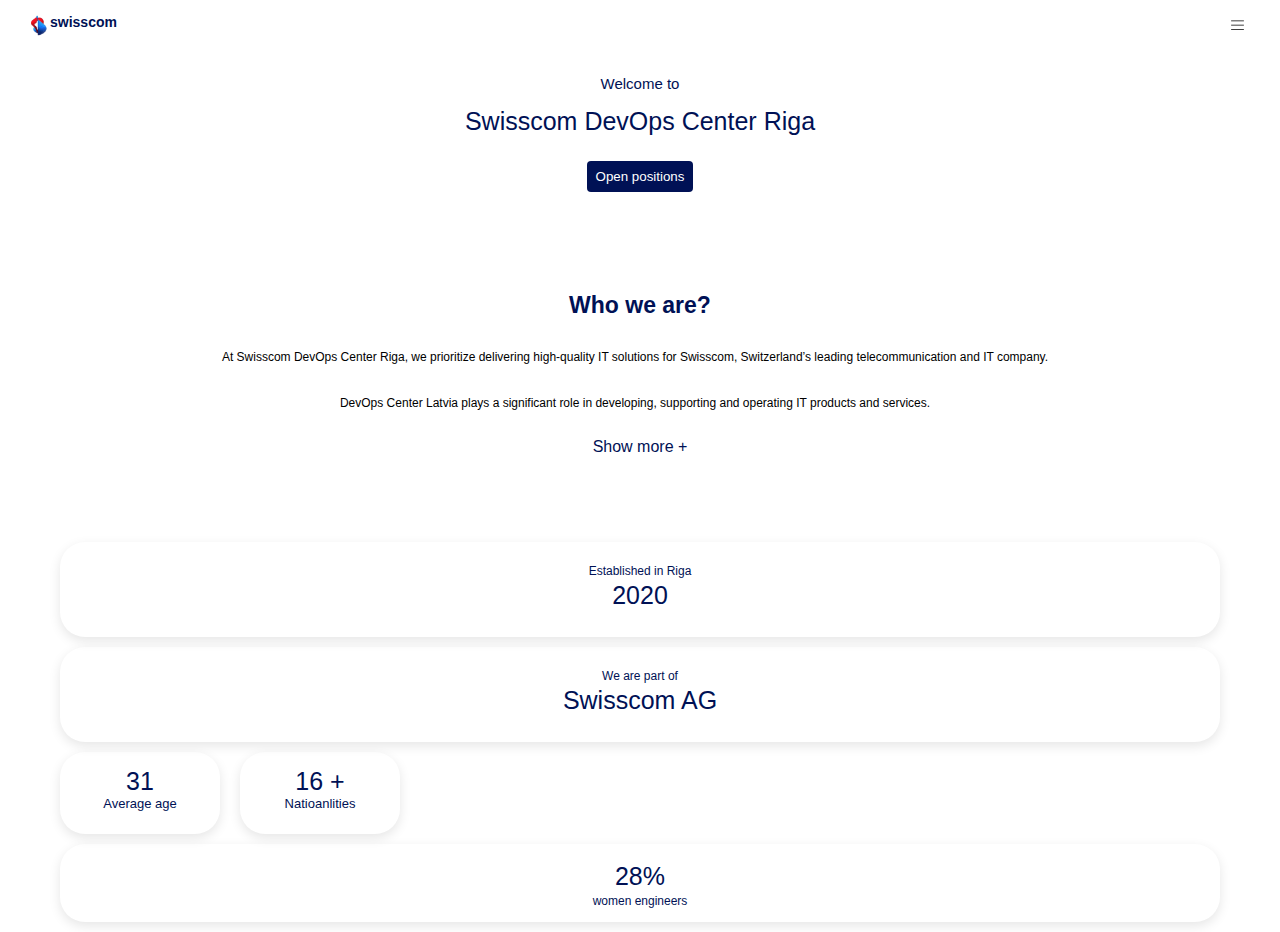
<file: swisscom/index.html>
<!DOCTYPE html>
<html>
  <head>
    <title>SDC Riga Swissom</title>
    <link rel="stylesheet" href="../swisscom/index.css" />
    <link rel="preconnect" href="https://fonts.googleapis.com" />
    <link rel="preconnect" href="https://fonts.gstatic.com" crossorigin />
    <link rel="preconnect" href="https://fonts.googleapis.com" />
    <link rel="preconnect" href="https://fonts.gstatic.com" crossorigin />
    <link
      href="https://fonts.googleapis.com/css2?family=Noto+Sans+KR:wght@100..900&display=swap"
      rel="stylesheet"
    />
  </head>
  <body>
    <script>
      function onPosition() {
        alert("Website is Still Creating by Sujai Do wait!");
      }
    </script>
    <nav class="navbar-container">
      <div class="navbar">
        <div class="left-section">
          <img
            src="../swisscom/logos/swisscomLogo.webp"
            alt=""
            class="swisscom-logo"
          />
          <p class="swisscom-tittle">swisscom</p>
        </div>
        <div class="menu">
          <img
            src="../swisscom/logos/hamburger-menu.svg"
            alt=""
            class="hamburger"
          />
        </div>
      </div>
    </nav>
    <section class="main-body">
      <div class="main-heading">
        <p class="welcome-msg">Welcome to</p>
        <p class="swisscom-intro">Swisscom DevOps Center Riga</p>
        <button class="open-position-btn" onclick="onPosition()">
          Open positions
        </button>
      </div>
    </section>
    <section class="body">
      <div class="main-heading">
        <p class="msg-1">Who we are?</p>
        <p class="swisscom-msg">
          At Swisscom DevOps Center Riga, we prioritize delivering high-quality
          IT solutions for Swisscom, Switzerland’s leading telecommunication and
          IT company.
        </p>
        <p class="swisscom-msg msg-2">
          DevOps Center Latvia plays a significant role in developing,
          supporting and operating IT products and services.
        </p>
        <p>Show more &#x2b;</p>
      </div>
    </section>
    <section class="body-2">
      <div class="conainter-1">
        <p class="info-1">Established in Riga</p>
        <p class="year">2020</p>
      </div>
      <div class="conainter-1">
        <p class="info-1">We are part of</p>
        <p class="year">Swisscom AG</p>
      </div>
      <div class="container-2">
        <div class="age-container">
          <p class="info-2">31</p>
          <p class="age">Average age</p>
        </div>
        <div class="age-container-2">
          <p class="info-2">16 &#x2b;</p>
          <p class="age">Natioanlities</p>
        </div>
      </div>
      <div class="conainter-1">
        <p class="info-12">28&#x25;</p>
        <p class="year-2">women engineers</p>
      </div>
    </section>
  </body>
</html>
</file>
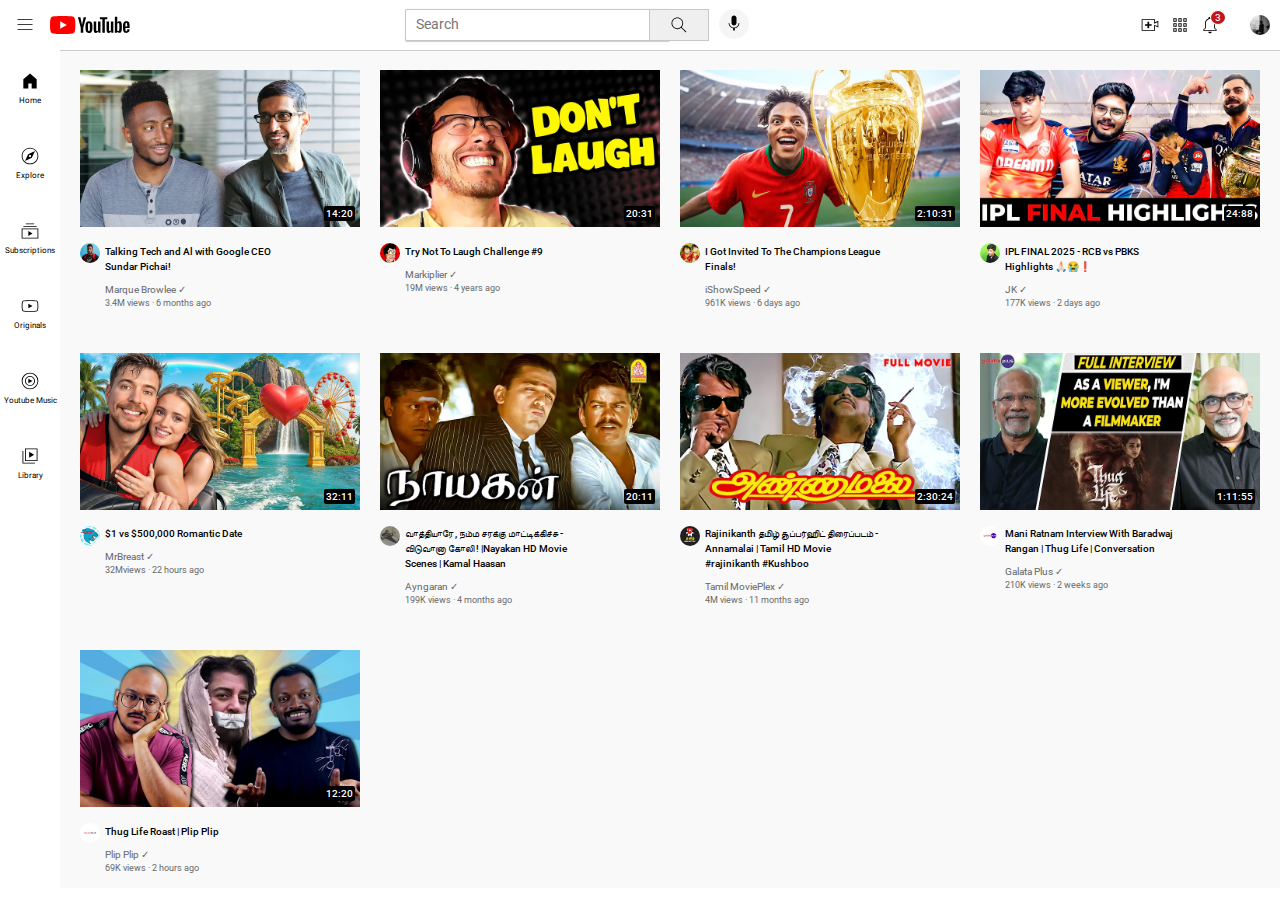
<file: webiste-yt/index.html>
<!DOCTYPE html>
<html>
  <head>
    <title>Youtube Clone</title>
    <link rel="stylesheet" href="../webiste-yt/index.css" />
    <link rel="preconnect" href="https://fonts.googleapis.com" />
    <link rel="preconnect" href="https://fonts.gstatic.com" crossorigin />
    <link
      href="https://fonts.googleapis.com/css2?family=Roboto:ital,wght@0,100..900;1,100..900&display=swap"
      rel="stylesheet"
    />

    <link rel="stylesheet" href="../sideBar.css" />

    <link rel="stylesheet" href="../general.css" />

    <link rel="stylesheet" href="../header.css" />
  </head>
  <body>
    <div class="header">
      <div class="left-section">
        <img class="menu" src="../webiste-yt/icons/hamburger-menu.svg" alt="" />
        <img
          src="../webiste-yt/icons/youtube-logo.svg"
          alt=""
          class="yt-logo"
        />
      </div>
      <div class="middile-section">
        <input type="text" class="search-bar" placeholder="Search" />
        <button class="seatch-button">
          <img
            class="search-icon"
            src="../webiste-yt/icons/search.svg"
            alt=""
          />
          <p class="search-for-icon">Search</p>
        </button>
        <button class="mic-button">
          <img
            class="mic-icon"
            src="../webiste-yt/icons/voice-search-icon.svg"
            alt=""
          />
          <p class="search-for-mic-icon">Search with voice</p>
        </button>
      </div>
      <div class="right-section">
        <img class="right-icons" src="../webiste-yt/icons/upload.svg" alt="" />
        <img
          class="right-icons"
          src="../webiste-yt/icons/youtube-apps.svg"
          alt=""
        />

        <img
          class="right-icons notify"
          src="../webiste-yt/icons/notifications.svg"
          alt=""
        />

        <div class="msg">3</div>

        <img
          src="../webiste-yt/icons/sujai-yt-dp.jpg"
          alt=""
          class="right-icons dp"
        />
      </div>
    </div>
    <div class="side-bar">
      <div class="sidebar-link">
        <img src="../webiste-yt/icons/home.svg" alt="" class="side-icons" />
        <div>Home</div>
      </div>
      <div class="sidebar-link">
        <img src="../webiste-yt/icons/explore.svg" alt="" class="side-icons" />
        <div>Explore</div>
      </div>
      <div class="sidebar-link">
        <img
          src="../webiste-yt/icons/subscriptions.svg"
          alt=""
          class="side-icons"
        />
        <div>Subscriptions</div>
      </div>
      <div class="sidebar-link">
        <img
          src="../webiste-yt/icons/originals.svg"
          alt=""
          class="side-icons"
        />
        <div>Originals</div>
      </div>
      <div class="sidebar-link">
        <img
          src="../webiste-yt/icons/youtube-music.svg"
          alt=""
          class="side-icons"
        />
        <div>Youtube Music</div>
      </div>
      <div class="sidebar-link">
        <img src="../webiste-yt/icons/library.svg" alt="" class="side-icons" />
        <div>Library</div>
      </div>
    </div>

    <div class="video-grid">
      <div class="video-preview">
        <div class="thumbnail-info">
          <img
            class="thumbnail"
            src="../webiste-yt/thumbnails/thumbnail-1.webp"
            alt=""
          />
          <div class="video-time">14:20</div>
        </div>
        <div class="video-info">
          <div class="channel-profile">
            <img
              class="profile-picuture"
              src="../webiste-yt/channel-profiles/channel-1.jpeg"
              alt=""
            />
            <div class="browlee-info">
              <p class="video-author pop-info">
                <br /><br />
                Marque Browlee &#10003;
                <img
                  src="../webiste-yt/channel-profiles/channel-1.jpeg"
                  class="browlee-popup"
                  alt=""
                />
              </p>
            </div>
          </div>
          <div class="video-details">
            <p class="video-tittle">
              Talking Tech and Al with Google CEO Sundar Pichai!
            </p>
            <p class="video-author">Marque Browlee &#10003;</p>
            <p class="video-stats">3.4M views &#183; 6 months ago</p>
          </div>
        </div>
      </div>
      <div class="video-preview">
        <div class="thumbnail-info">
          <img
            class="thumbnail"
            src="../webiste-yt/thumbnails/thumbnail-2.webp"
            alt=""
          />
          <div class="video-time">20:31</div>
        </div>
        <div class="video-info">
          <div class="channel-profile">
            <img
              class="profile-picuture"
              src="../webiste-yt/channel-profiles/channel-2.jpeg"
              alt=""
            />
          </div>
          <div class="video-details">
            <p class="video-tittle">Try Not To Laugh Challenge #9</p>
            <p class="video-author">Markiplier &#10003;</p>
            <p class="video-stats">19M views &#183; 4 years ago</p>
          </div>
        </div>
      </div>
      <div class="video-preview">
        <div class="thumbnail-info">
          <img
            src="../webiste-yt/thumbnails/thumbnail-7.avif"
            class="thumbnail"
            alt=""
          />
          <div class="video-time">2:10:31</div>
        </div>

        <div class="video-info">
          <div class="channel-profile">
            <img
              src="../webiste-yt/channel-profiles/channels-7.jpg"
              alt=""
              class="profile-picuture"
            />
          </div>
          <div class="video-details">
            <p class="video-tittle">
              I Got Invited To The Champions League Finals!
            </p>
            <p class="video-author">iShowSpeed &#10003;</p>
            <p class="video-stats">961K views &#183; 6 days ago</p>
          </div>
        </div>
      </div>

      <div class="video-preview">
        <div class="thumbnail-info">
          <img
            src="../webiste-yt/thumbnails/thumbnail-4.avif"
            class="thumbnail"
            alt=""
          />
          <div class="video-time">24:88</div>
        </div>
        <div class="video-info">
          <div class="channel-profile">
            <img
              src="../webiste-yt/channel-profiles/channels-4.jpg"
              alt=""
              class="profile-picuture"
            />
          </div>
          <div class="video-details">
            <p class="video-tittle">
              IPL FINAL 2025 - RCB vs PBKS Highlights 🙏🏻😭❗
            </p>
            <p class="video-author">JK &#10003;</p>
            <p class="video-stats">177K views &#183; 2 days ago</p>
          </div>
        </div>
      </div>
      <div class="video-preview">
        <div class="thumbnail-info">
          <img
            src="../webiste-yt/thumbnails/thumbnail-5.avif"
            class="thumbnail"
            alt=""
          />
          <div class="video-time">32:11</div>
        </div>
        <div class="video-info">
          <div class="channel-profile">
            <img
              src="../webiste-yt/channel-profiles/channels-5.jpg"
              alt=""
              class="profile-picuture"
            />
          </div>
          <div class="video-details">
            <p class="video-tittle">$1 vs $500,000 Romantic Date</p>
            <p class="video-author">MrBreast &#10003;</p>
            <p class="video-stats">32Mviews &#183; 22 hours ago</p>
          </div>
        </div>
      </div>
      <div class="video-preview">
        <div class="thumbnail-info">
          <img
            src="../webiste-yt/thumbnails/thumbnail-6.avif"
            class="thumbnail"
            alt=""
          />
          <div class="video-time">20:11</div>
        </div>
        <div class="video-info">
          <div class="channel-profile">
            <img
              src="../webiste-yt/channel-profiles/channel-6.jpg"
              alt=""
              class="profile-picuture"
            />
          </div>
          <div class="video-details">
            <p class="video-tittle">
              வாத்தியாரே , நம்ம சரக்கு மாட்டிக்கிச்சு - விடுவானா கோலி ! |Nayakan
              HD Movie Scenes | Kamal Haasan
            </p>
            <p class="video-author">Ayngaran &#10003;</p>
            <p class="video-stats">199K views &#183; 4 months ago</p>
          </div>
        </div>
      </div>

      <div class="video-preview">
        <div class="thumbnail-info">
          <img
            src="../webiste-yt/thumbnails/thumbnail-8.avif"
            class="thumbnail"
            alt=""
          />
          <div class="video-time">2:30:24</div>
        </div>
        <div class="video-info">
          <div class="channel-profile">
            <img
              src="../webiste-yt/channel-profiles/channels-8.jpg"
              alt=""
              class="profile-picuture"
            />
          </div>
          <div class="video-details">
            <p class="video-tittle">
              Rajinikanth தமிழ் சூப்பர்ஹிட் திரைப்படம் - Annamalai | Tamil HD
              Movie #rajinikanth #Kushboo
            </p>
            <p class="video-author">Tamil MoviePlex &#10003;</p>
            <p class="video-stats">4M views &#183; 11 months ago</p>
          </div>
        </div>
      </div>
      <div class="video-preview">
        <div class="thumbnail-info">
          <img
            src="../webiste-yt/thumbnails/thumbnail-9.avif"
            class="thumbnail"
            alt=""
          />
          <div class="video-time">1:11:55</div>
        </div>
        <div class="video-info">
          <div class="channel-profile">
            <img
              src="../webiste-yt/channel-profiles/channels-9.jpg"
              alt=""
              class="profile-picuture"
            />
          </div>
          <div class="video-details">
            <p class="video-tittle">
              Mani Ratnam Interview With Baradwaj Rangan | Thug Life |
              Conversation
            </p>
            <p class="video-author">Galata Plus &#10003;</p>
            <p class="video-stats">210K views &#183; 2 weeks ago</p>
          </div>
        </div>
      </div>
      <div class="video-preview">
        <div class="thumbnail-info">
          <img
            src="../webiste-yt/thumbnails/thumbnail-3.avif"
            alt=""
            class="thumbnail"
          />
          <div class="video-time">12:20</div>
        </div>
        <div class="video-info">
          <div class="channel-profile">
            <img
              src="../webiste-yt/channel-profiles/channel-3.jpg"
              class="profile-picuture"
              alt=""
            />
          </div>
          <div class="video-details">
            <p class="video-tittle">Thug Life Roast | Plip Plip</p>
            <p class="video-author">Plip Plip &#10003;</p>
            <p class="video-stats">69K views &#183; 2 hours ago</p>
          </div>
        </div>
      </div>
    </div>
  </body>
</html>
</file>
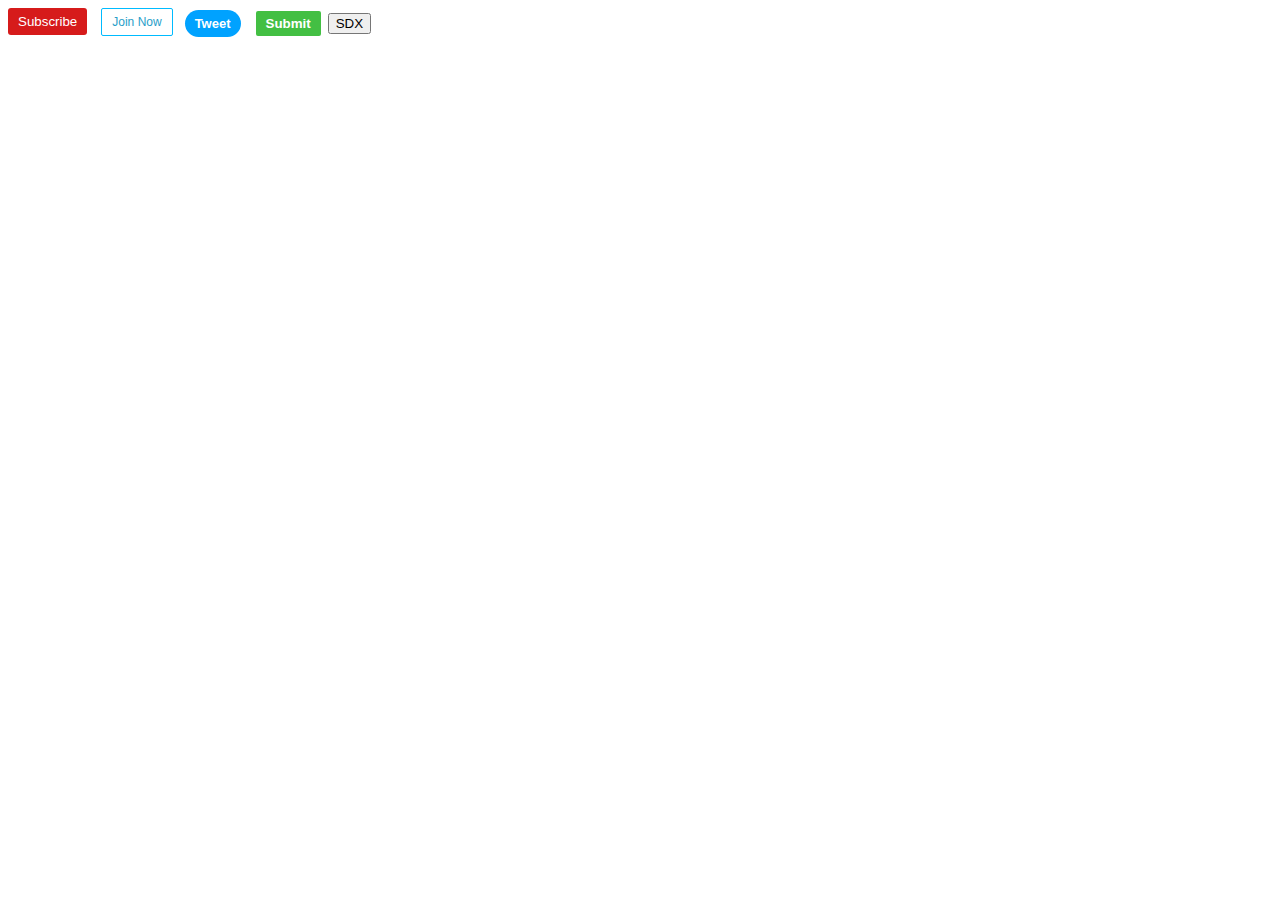
<file: into-to-html-css/html/buttons.html>
<!DOCTYPE html>
<html lang="en">
  <head>
    <meta charset="UTF-8" />
    <meta name="viewport" content="width=device-width, initial-scale=1.0" />
    <title>Buttons</title>
    <link rel="stylesheet" href="../css/buttons.css" />
    <link rel="preconnect" href="https://fonts.googleapis.com" />
    <link rel="preconnect" href="https://fonts.gstatic.com" crossorigin />
    <link rel="preconnect" href="https://fonts.googleapis.com" />
    <link rel="preconnect" href="https://fonts.gstatic.com" crossorigin />
    <link
      href="https://fonts.googleapis.com/css2?family=Raleway:ital,wght@0,100..900;1,100..900&display=swap"
      rel="stylesheet"
    />
    <style></style>
  </head>
  <body>
    <button class="subsBtn">Subscribe</button>
    <button class="joinBtn">Join Now</button>
    <button class="tweetBtn">Tweet</button>

    <button class="submit-button">Submit</button>
    <!-- <a href="https://www.youtube.com/">Link to Youtube</a> -->

    <button class="swisscom">SDX</button>
  </body>
</html>
</file>
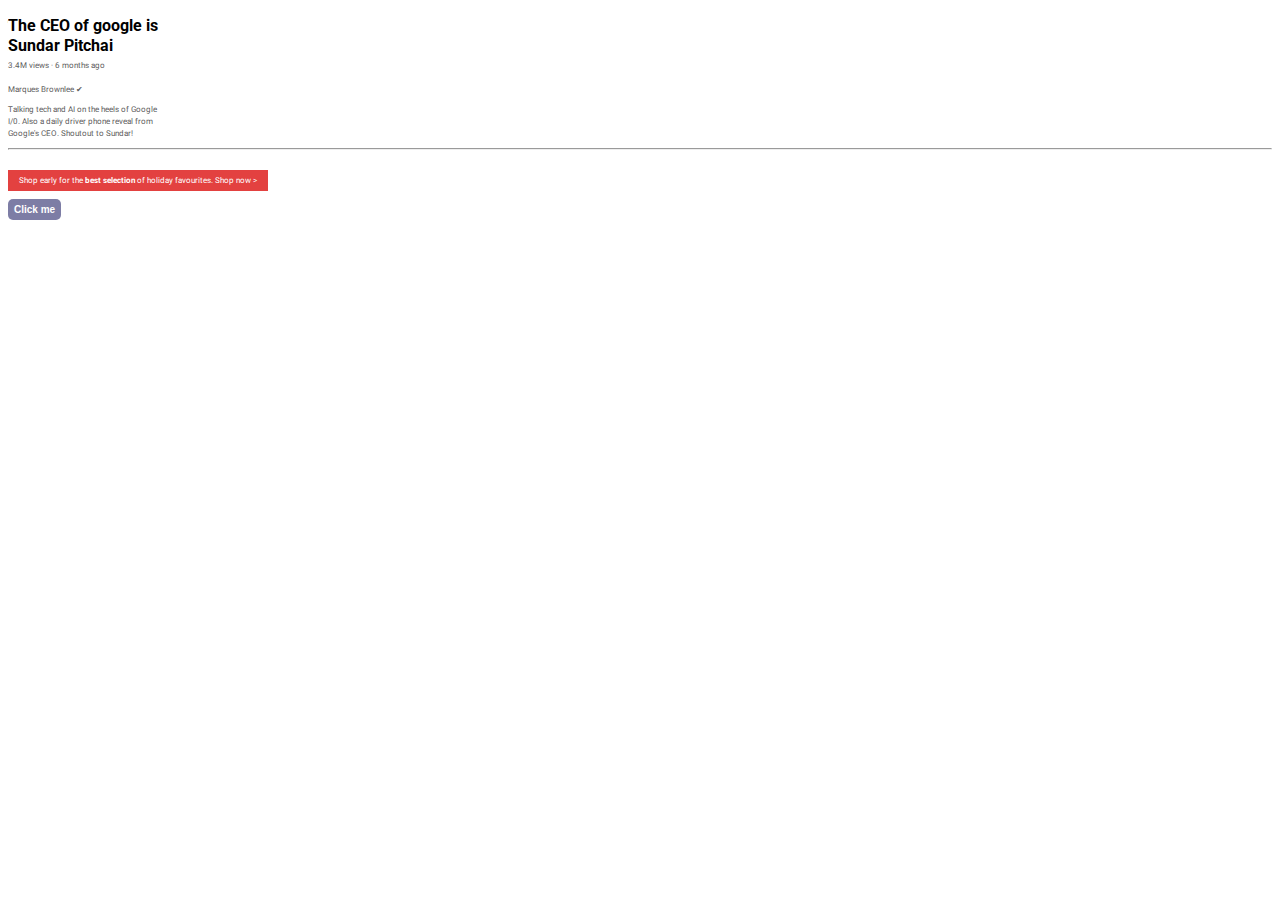
<file: into-to-html-css/html/text.html>
<!DOCTYPE html>
<html lang="en">
  <head>
    <link rel="preconnect" href="https://fonts.googleapis.com" />
    <link rel="preconnect" href="https://fonts.gstatic.com" crossorigin />
    <link
      href="https://fonts.googleapis.com/css2?family=Roboto:ital,wght@0,100..900;1,100..900&display=swap"
      rel="stylesheet"
    />
    <meta charset="UTF-8" />
    <meta name="viewport" content="width=device-width, initial-scale=1.0" />
    <title>Text</title>
    <link rel="stylesheet" href="../css/text.css" />
    <style></style>
  </head>
  <body>
    <p class="text-heading">The CEO of google is Sundar Pitchai</p>
    <p class="views-info">3.4M views &#183; 6 months ago</p>
    <p class="extra-text-brownlee">Marques Brownlee &#10004;</p>
    <p class="description">
      Talking tech and AI on the heels of Google I/0. Also a daily driver phone
      reveal from Google's CEO. Shoutout to Sundar!
    </p>
    <hr />

    <p class="apple-descp">
      Shop early for the <strong>best selection </strong> of holiday favourites.
      <span class="for-shop-now-underline">Shop now &gt;</span>
    </p>

    <button class="apple-btn">Click me</button>
  </body>
</html>
</file>
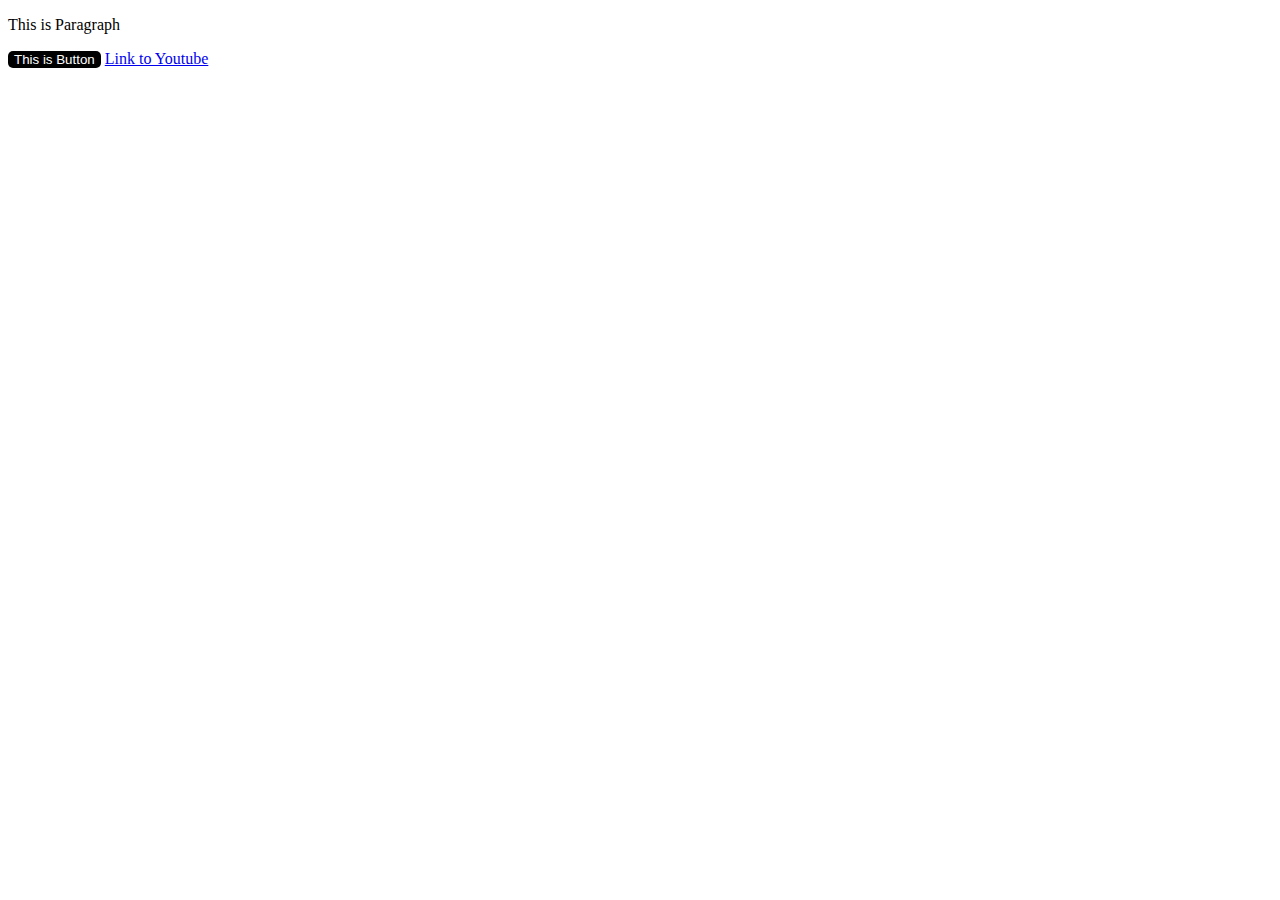
<file: into-to-html-css/html/webiste.html>
<!DOCTYPE html>
<html>
  <head>
    <title>Intro</title>
    <style>
      button {
        background-color: black;
        border: none;
        color: white;
        border-radius: 5px;
      }
    </style>
  </head>
  <body>
    <p>This is Paragraph</p>
    <button>This is Button</button>
    <a href="https://www.youtube.com/" target="_blank">Link to Youtube</a>
  </body>
</html>
</file>
<file: swisscom/index.css>
.swisscom-logo {
  margin-left: 15px;
  display: inline-block;
  width: 80px;
}

.swisscom-tittle {
  margin-left: 12px;
  font-family: Noto Sans, sans-serif;
  display: inline-block;
  position: absolute;
  bottom: 0;
  left: 28px;
  top: -10px;
  font-size: 14px;
  font-weight: 900;
  color: rgb(0, 17, 85);
}

body {
  margin: 10px;
  font-family: Noto Sans, sans-serif;
  color: rgb(0, 17, 85);
}

.navbar {
  position: relative;
  display: flex;
  flex-direction: row;
  justify-content: space-between;
  align-items: center;
  padding: 2px;
}

.hamburger {
  font-weight: bold;
  width: 17px;
  margin-right: 15px;
  cursor: pointer;
  border-radius: 2px;
  padding-left: 7px;
  padding-right: 7px;
  padding-top: 5px;
  padding-bottom: 5px;
  transition: background-color 0.1s;
}

.hamburger:hover {
  background-color: rgb(222, 219, 219);
}

.main-heading {
  display: flex;
  flex-direction: column;
  align-items: center;
}

.welcome-msg,
.swisscom-intro {
  display: flex;
  justify-content: center;
}

.welcome-msg {
  margin-top: 30px;
  font-size: 15px;
  font-weight: 500px;
}

.swisscom-intro {
  margin-top: 0px;
  font-size: 25px;
  font-weight: 500;
}

.open-position-btn {
  padding-left: 9px;
  padding-right: 9px;
  padding-top: 8px;
  padding-bottom: 8px;
  border: none;
  background-color: rgb(0, 17, 85);
  color: white;
  border-radius: 4px;
  font-weight: 100;
  font-family: Noto Sans, sans-serif;
  cursor: pointer;
  transition: background-color 0.1s;
}

.open-position-btn:hover {
  background-color: black;
}

.msg-1 {
  margin-top: 100px;
  font-size: 23px;
  font-weight: 900;
}

.swisscom-msg {
  font-family: Noto Sans, sans-serif;
  margin-top: 8px;
  margin-left: 10px;
  margin-right: 20px;
  font-size: 12px;
  font-weight: 500;
  text-align: center;
  color: black;
}

.msg-2 {
  font-family: Noto Sans, sans-serif;
  margin-top: 20px;
}

.conainter-1 {
  margin-top: 10px;
  padding: 10px 15px 2px 15px;
  margin-left: 50px;
  margin-right: 50px;
  text-align: center;
  border: none;
  border-radius: 25px;
  box-shadow: 0px 4px 12px rgba(0, 0, 0, 0.1);
}

.info-1 {
  font-family: Noto Sans, sans-serif;
  font-size: 12px;
  margin-bottom: 0px;
}

.info-12 {
  font-family: Noto Sans, sans-serif;
  font-size: 25px;
  margin-bottom: 0px;
  margin-top: 8px;
}

.year {
  font-family: Noto Sans, sans-serif;
  margin-top: 3px;
  font-size: 25px;
}

.year-2 {
  font-family: Noto Sans, sans-serif;
  margin-top: 3px;
  font-size: 12px;
}

.age-container {
  margin-top: 10px;
  padding: 12px 30px 10px 30px;
  margin-left: 50px;
  margin-right: 0px;
  text-align: center;
  border: none;
  border-radius: 25px;
  box-shadow: 0px 4px 12px rgba(0, 0, 0, 0.1);
}

.info-2 {
  font-family: Noto Sans, sans-serif;
  margin-top: 3px;
  margin-bottom: 0px;
  font-size: 25px;
  flex: 1;
}

.age {
  flex: 1;
  font-family: Noto Sans, sans-serif;
  margin-top: 0px;
  font-size: 13px;
  width: 100px;
}

.container-2 {
  display: flex;
  row-gap: 0px;
}

.age-container-2 {
  margin-top: 10px;
  padding: 12px 30px 10px 30px;
  margin-left: 20px;
  margin-right: 0px;
  text-align: center;
  border: none;
  border-radius: 25px;
  box-shadow: 0px 4px 12px rgba(0, 0, 0, 0.1);
}

.body-2 {
  margin-top: 70px;
}
</file>
<file: webiste-yt/index.css>
p {
  font-family: Roboto, arial;
}

.thumbnail {
  width: 100%;
}

.search-bar {
  display: block;
  margin-left: 10px;
  font-size: 10px;
  padding-left: 10px;
  padding-top: 6px;
  padding-bottom: 6px;
  border: 1px solid rgb(200, 200, 200);
}

.video-tittle {
  margin-top: 5%;
  font-size: 10px;
  font-weight: 500;
  width: 175px;
  line-height: 15px;
}

.video-author,
.video-stats {
  font-size: 10px;
  color: rgb(102, 104, 105);
  margin-bottom: 0px;
  margin-top: 2px;
  font-size: 10px;
  color: rgb(102, 104, 105);
  vertical-align: top;
}

.video-stats {
  display: inline-block;
  width: 150px;
  margin-top: 3px;
  font-size: 9px;
}

/* .video-preview {
  width: 200px;
  display: inline-block;
  vertical-align: top;
} */

.channel-profile {
  display: inline-block;
  width: 20px;
  vertical-align: top;
}
.video-info {
  display: grid;
  grid-template-columns: 20px 1fr;
  width: 200px;
}

.profile-picuture {
  width: 20px;
  border-radius: 50px;
  margin-top: 12px;
}

.video-details {
  width: 150px;
  vertical-align: top;
  margin-left: 5px;
  margin-top: 5px;
}

.video-grid {
  background-color: rgb(249, 249, 249);
  padding: 10px;
  display: grid;
  grid-template-columns: 1fr 1fr 1fr;
  column-gap: 20px;
  row-gap: 40px;
  padding-left: 20px;
  padding-top: 20px;
  padding-right: 20px;
  margin-left: 60px;
}

@media (max-width: 750px) {
  .video-grid {
    grid-template-columns: 1fr 1fr;
  }
}

@media (min-width: 751) and (max-width: 999px) {
  .video-grid {
    grid-template-columns: 1fr;
  }
}

@media (min-width: 1000px) {
  .video-grid {
    grid-template-columns: 1fr 1fr 1fr 1fr;
  }
}

.thumbnail-info {
  position: relative;
  z-index: 0;
}

.video-time {
  font-family: Roboto, arial;
  padding: 2px;
  position: absolute;
  background-color: black;
  color: white;
  bottom: 10px;
  right: 5px;
  border-radius: 2px;
  font-size: 10px;
  font-weight: 500;
}

.notify {
  position: relative;
}

.msg {
  color: white;
  /* font-weight: bold; */
  text-align: center;
  background-color: rgb(192, 23, 23);
  font-size: 10px;
  font-family: Roboto;
  border-radius: 50%;
  width: 10px;
  position: absolute;
  right: 54px;
  top: 10px;
  padding-top: 1px;
  padding-bottom: 1px;
  padding-right: 2px;
  padding-left: 2px;
  border: 1px solid rgb(255, 255, 255);
}

.channel-profile:hover .browlee-info {
  opacity: 1;
}

.channel-profile {
  cursor: pointer;
}

.browlee-info {
  opacity: 0;
}

.browlee-popup {
  position: absolute;
  width: 30px;
  border-radius: 50px;
  left: 10px;
  top: 5px;
}

.channel-profile {
  position: relative;
}

.pop-info {
  position: absolute;
  width: 90px;
  background-color: white;
  border-radius: 5px;
  padding: 12px;
  top: 30px;
  left: 20px;
  box-shadow: rgba(0, 0, 0, 0.2) 0px 2px 8px;
}
</file>
<file: sideBar.css>
.side-bar {
  margin-top: 50px;
  width: 50px;
  position: fixed;
  bottom: 0;
  left: 0;
  right: 0;
  top: 0;
  z-index: 2;
}

.sidebar-link {
  background-color: white;
  height: 75px;
  width: 60px;
  display: flex;
  flex-direction: column;
  align-items: center;
  justify-content: center;
  cursor: pointer;
}

.sidebar-link div {
  font-family: Roboto;
  font-size: 8px;
}

.sidebar-link:hover {
  background-color: rgb(234, 233, 233);
}

.side-icons {
  width: 20px;
}

.side-icons {
  margin-bottom: 5px;
}
</file>
<file: general.css>
body {
  margin: 0;
  padding: 0;
}
</file>
<file: header.css>
.header {
  display: flex;
  flex-direction: row;
  justify-content: space-between;
  align-items: center;
  height: 50px;
  position: fixed;
  top: 0;
  left: 0;
  right: 0;
  background-color: white;

  border-bottom-width: 1px;
  border-bottom-style: solid;
  border-bottom-color: rgb(205, 205, 205);
  z-index: 1;
}

.video-grid {
  margin-top: 50px;
}

.left-section {
  width: 150px;
  display: flex;
  flex-direction: row;
  margin-left: 15px;
  align-items: center;
}

.search-bar {
  width: 250px;
  height: 18px;
}
.seatch-button {
  width: 60px;
  margin-left: -20px;
  border: 1px solid rgb(200, 200, 200);
  cursor: pointer;
  height: 32px;
  position: relative;
}

.seatch-button:hover {
  background-color: rgb(245, 245, 245);
}

.seatch-button:hover .search-for-icon {
  opacity: 1;
}

.search-for-icon {
  display: block;
  position: absolute;
  background-color: grey;
  color: white;
  font-family: Roboto;
  font-size: 10px;
  padding: 6px;
  padding-right: 8px;
  padding-left: 8px;
  border-radius: 2px;
  right: 9px;
  bottom: -50px;
  opacity: 0;
  transition: opacity 0.15s;
}

.mic-button:hover .search-for-mic-icon {
  opacity: 1;
}

.search-for-mic-icon {
  display: block;
  position: absolute;
  background-color: grey;
  color: white;
  font-family: Roboto;
  font-size: 10px;
  padding: 6px;
  padding-right: 8px;
  padding-left: 8px;
  border-radius: 2px;
  right: 9px;
  bottom: -40px;
  opacity: 0;
  right: 370px;
  transition: opacity 0.15s;
}

.search-bar {
  font-family: Roboto;
  font-size: 100px;
  width: 50px;
}

.search-bar::placeholder {
  font-family: Roboto;
  font-size: 14px;
}
.search-icon {
  margin-top: 3px;
  width: 20px;
}

.mic-button {
  width: 30px;
  background-color: rgb(245, 245, 245);
  border: none;
  border-radius: 50%;
  margin-left: 10px;
  align-items: center;
  cursor: pointer;
  height: 30px;
  padding-top: 3px;
  padding-bottom: 3px;
}

.mic-icon {
  width: 20px;
  height: 20px;
  margin-left: -1px;
}
.notification {
  display: block;
  background-color: rgb(238, 27, 27);
  border: none;
  border-radius: 50%;
  width: 10px;
  font-size: 10px;
  align-items: center;
}

/* .right-section {
  margin-left: 20px;
  width: 350px;
  display: fixed;
  flex-direction: row;
  justify-content: space-between;
  align-items: center;
} */

.right-section {
  width: 150px;
  display: flex;
  flex-direction: row;
  margin-left: 15px;
  align-items: center;
  flex-shrink: 0;
}

.search-bar {
  margin-left: 150px;
  width: 250px;
  font-size: 12px;
}

.middile-section {
  margin: 10px;
  margin-left: 90px;
  flex: 1;
  display: flex;
  flex-direction: row;
  width: 0;
}

.menu {
  width: 20px;
  margin-right: 15px;
}

.menu:hover {
  cursor: pointer;
}

.yt-logo:hover {
  cursor: pointer;
}

.yt-logo {
  width: 80px;
}

.search-bar {
  box-shadow: 0.5px 0.5px 1px rgb(205, 204, 204);
  border-radius: 2px;
}

.right-icons {
  margin-left: 10px;
  width: 20px;
}

.dp {
  margin-left: 30px;
  border-radius: 50%;
}

.seatch-button {
  position: relative;
}
</file>
<file: into-to-html-css/css/buttons.css>
.subsBtn {
  background-color: #d61b1b;
  color: white;
  border: none;
  padding-left: 10px;
  padding-right: 10px;
  padding-top: 6px;
  padding-bottom: 6px;
  border-radius: 3px;
  cursor: pointer;
  margin-right: 10px;
  transition: opacity 0.5s;
  vertical-align: top;
}

.subsBtn:active {
  opacity: 0.5;
}

.joinBtn {
  color: rgb(40, 158, 201);
  border-color: rgb(0, 187, 255);
  border-style: solid;
  border-width: 1px;
  background-color: white;
  border-radius: 2px;
  padding-top: 6px;
  padding-bottom: 6px;
  padding-left: 10px;
  padding-right: 10px;
  vertical-align: top;
  cursor: pointer;
  font-size: 12px;
  transition: background-color 0.5s, color 0.4s;
}

.joinBtn:hover {
  background-color: rgb(0, 187, 255);
  color: white;
}

.joinBtn:active {
  opacity: 0.5;
}

.tweetBtn {
  margin-left: 8px;
  color: white;
  background-color: rgb(0, 162, 255);
  padding-left: 10px;
  padding-right: 10px;
  padding-top: 6px;
  padding-bottom: 6px;
  border: none;
  border-radius: 18px;
  cursor: pointer;
  font-weight: bold;
  font-size: 13px;
}

.tweetBtn:hover {
  box-shadow: 0.5px 0.5px 5px rgba(77, 76, 76, 0.4);
}

.tweetBtn:active {
  opacity: 0.5;
  color: rgb(31, 130, 187);
  background-color: white;
}

.subsBtn:hover {
  opacity: 0.8;
}

.submit-button {
  border: none;
  border-style: solid;
  padding-top: 5px;
  padding-bottom: 5px;
  padding-right: 10px;
  padding-left: 10px;
  margin-left: 8px;
  background-color: rgb(67, 191, 67);
  color: white;
  border-radius: 5px;
  cursor: pointer;
  font-weight: bold;
  transition: background-color 0.5s, color 0.5s, border-style 0.5s;
}

.submit-button:hover {
  background-color: white;
  color: rgb(67, 191, 67);
  box-shadow: 1px 1px 6px rgb(154, 228, 154);
}

.submit-button:active {
  opacity: 0.4;
  box-shadow: 1.5px 1.5px 10px rgb(3, 235, 3);
}
</file>
<file: into-to-html-css/css/text.css>
p {
  font-family: Roboto;
}
.text-heading {
  font-weight: bold;
  font-size: 16px;
  width: 200px;
  line-height: 20px;
  margin-bottom: 0px;
}
.views-info {
  /* font-family: Arial, Helvetica, sans-serif; */
  font-size: 8px;
  color: rgb(96, 96, 96);
  margin-top: 5px;
  font-weight: 400;
}

.extra-text-brownlee {
  /* font-family: Arial, Helvetica, sans-serif; */
  font-size: 8px;
  color: rgb(96, 96, 96);
  margin-top: 15px;
  width: 200px;
}

.description {
  /* font-family: Arial, Helvetica, sans-serif; */
  font-size: 8px;
  color: rgb(96, 96, 96);
  width: 150px;
  line-height: 12px;
  margin-top: 10px;
}

.apple-descp {
  text-align: center;
  margin-top: 20px;
  font-size: 8px;
  color: white;
  background-color: rgb(227, 65, 64);
  padding-top: 6px;
  padding-bottom: 6px;
  padding-right: 10px;
  padding-left: 10px;
  width: 240px;
}
.for-shop-now-underline {
  transition: text-decoration 0.5s;
}

.for-shop-now-underline:hover {
  text-decoration: underline;
  cursor: pointer;
}

.for-shop-now-underline:active {
  color: rgb(0, 0, 0);
}

.apple-btn {
  border: none;
  background-color: rgb(125, 125, 165);
  color: white;
  padding-left: 6px;
  padding-right: 6px;
  padding-top: 5px;
  padding-bottom: 5px;
  border-radius: 5px;
  font-weight: bold;
  font-size: 10px;
  cursor: pointer;
}

.apple-btn:hover {
  background-color: white;
  color: rgb(125, 125, 165);
  border-style: solid;
  /* text-decoration: underline; */
}

.apple-btn:active {
  box-shadow: 0.5px 0.5px 10px rgb(172, 172, 229);
}
</file>
